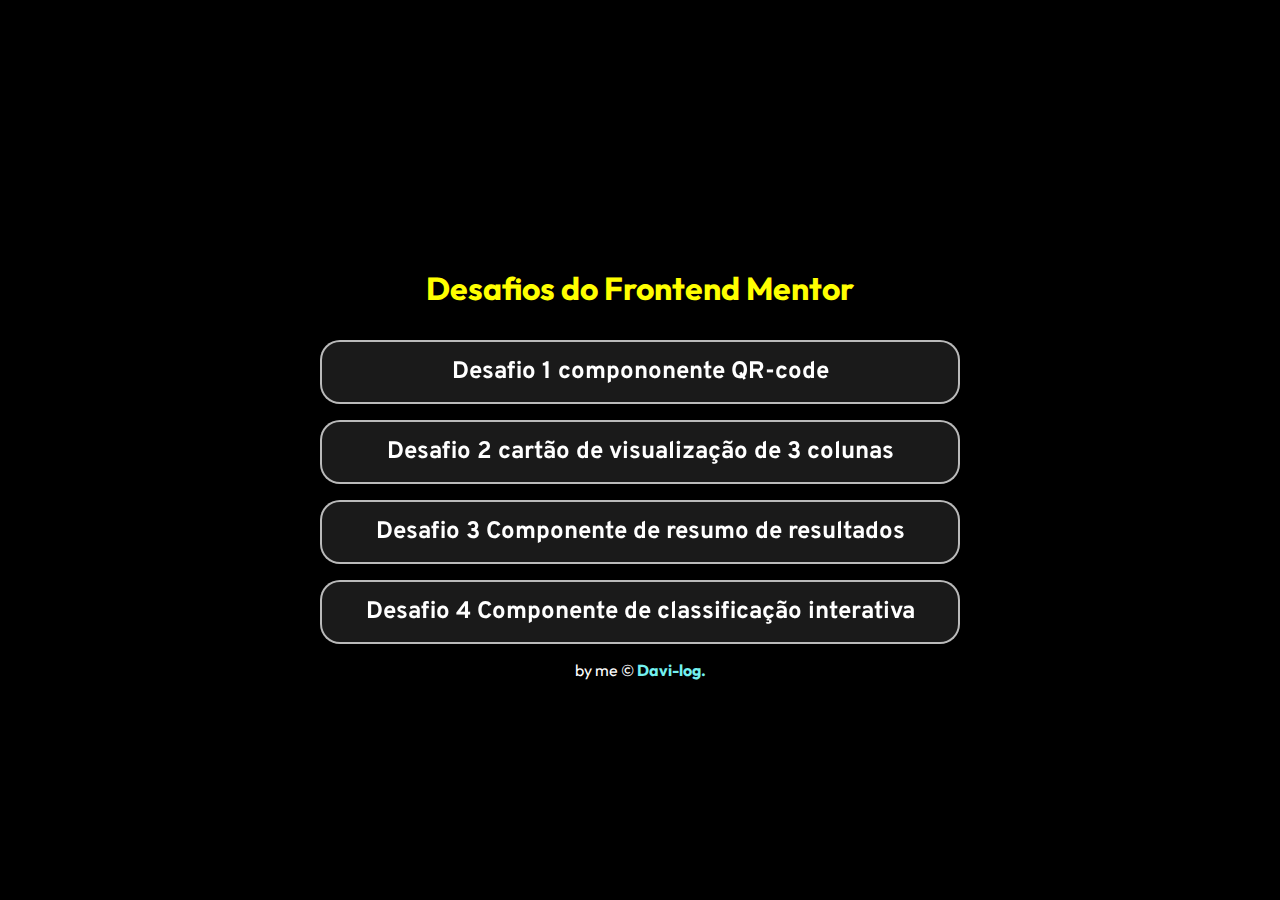
<file: index.html>
<!DOCTYPE html>
<html lang="PT-BR">
<head>
    <meta charset="UTF-8">
    <meta http-equiv="X-UA-Compatible" content="IE=edge">
    <meta name="viewport" content="width=device-width, initial-scale=1.0">
    <title>Desafios frontend mentor</title>
    <!--======== CSS ========-->
    <link rel="stylesheet" href="style.css">
    <!--======== Unicons ========-->
    <link rel="stylesheet" href="https://unicons.iconscout.com/release/v4.0.8/css/line.css">

</head>
<body>

    <header class="perfil">

        <div class="container">
            
            <h1>Desafios do Frontend Mentor</h1>

            <div class="perfis">
                
                <a href="https://github.com/Davi-log" target="_blank"><i class="uil uil-github"></i></a>
                <a href="https://www.linkedin.com/in/davi-luiz-souza-ajala-611314193/" target="_blank"><i class="uil uil-linkedin"></i></a>
            </div>

        </div>

    </header>

    <main class="links">

        <div>
            <a href="Desafio 1 compononente QR-code/index.htm" target="_blank"><h1>Desafio 1 compononente QR-code</h1></a>
        </div>

        <div>
            <a href="Desafio 2 cartão de visualização de 3 colunas/index.html" target="_blank"><h1>Desafio 2 cartão de visualização de 3 colunas</h1></a>
        </div>

        <div>
            <a href="Desafio 3 Componente de resumo de resultados/index.html" target="_blank"><h1>Desafio 3 Componente de resumo de resultados</h1></a>
        </div>

        <div>
            <a href="Desafio 4 Componente de classificação interativa/index.html" target="_blank"><h1>Desafio 4 Componente de classificação interativa</h1></a>
        </div>

    </main>

    <footer>
        
            <p> by me &copy; <a href="https://github.com/Davi-log" target="_blank"><span>Davi-log.</span></a></p>
        
    </footer>
    
</body>
</html>
</file>
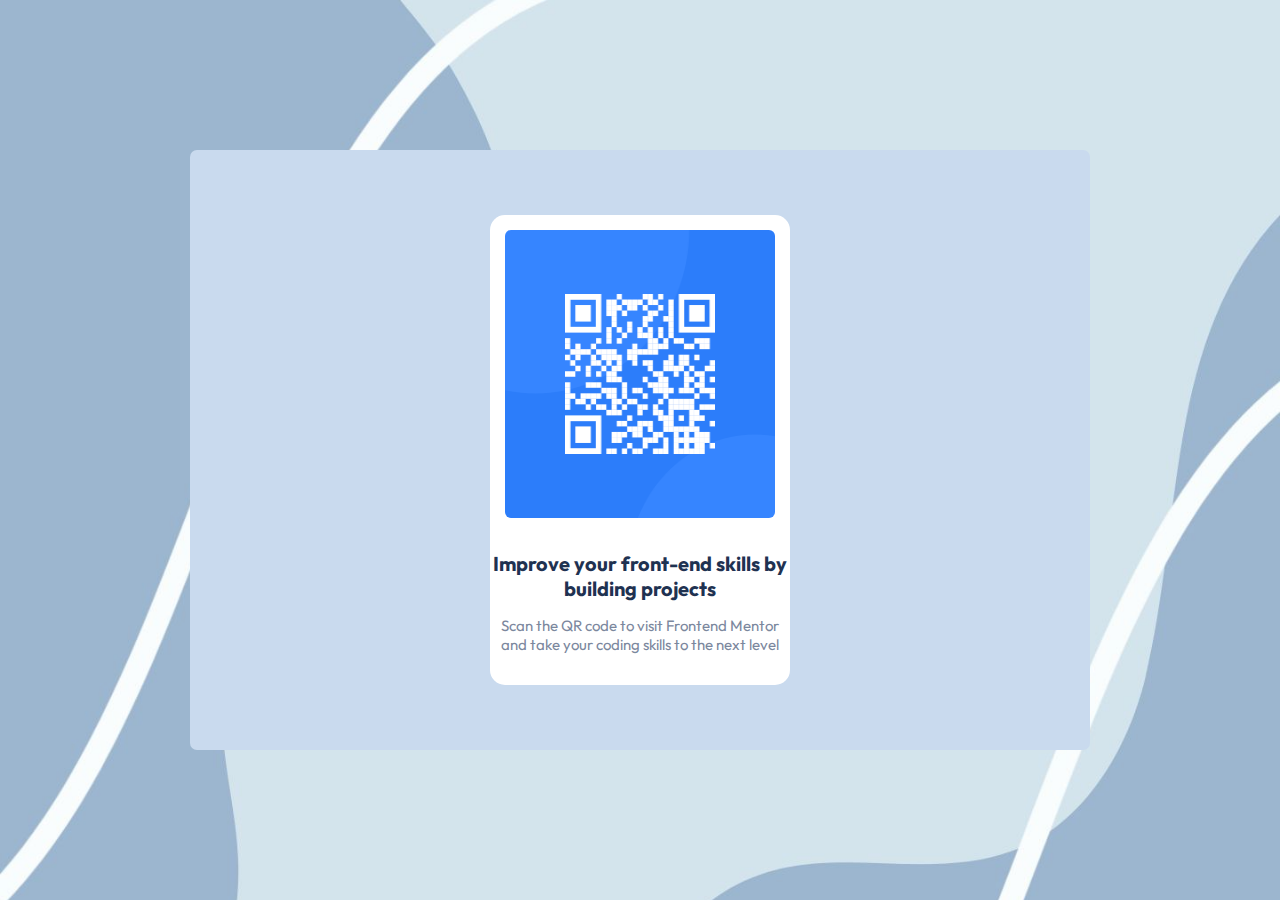
<file: Desafio 1 compononente QR-code/index.htm>
<!DOCTYPE html>
<html lang="en">
<head>
    <meta charset="UTF-8">
    <meta name="viewport" content="width=device-width, initial-scale=1.0">
    <!--========= CSS =========-->
    <link rel="stylesheet" href="css/style.css">
    <!--======== Title ========-->
    <title>Componente QR-Code</title>
</head>
<body>
    <section class="box">

        <div class="box-conteudo">

            <div class="conteudo">

                <div class="imagem">
                    <img src="img/image-qr-code.png" alt="QR-Code">
                </div>

                <h1>
                    Improve your front-end skills by building projects
                </h1>
                <p>
                    Scan the QR code to visit Frontend Mentor and take your coding skills to the next level
                </p>
            </div>

        </div>

    </section>
</body>
</html>
</file>
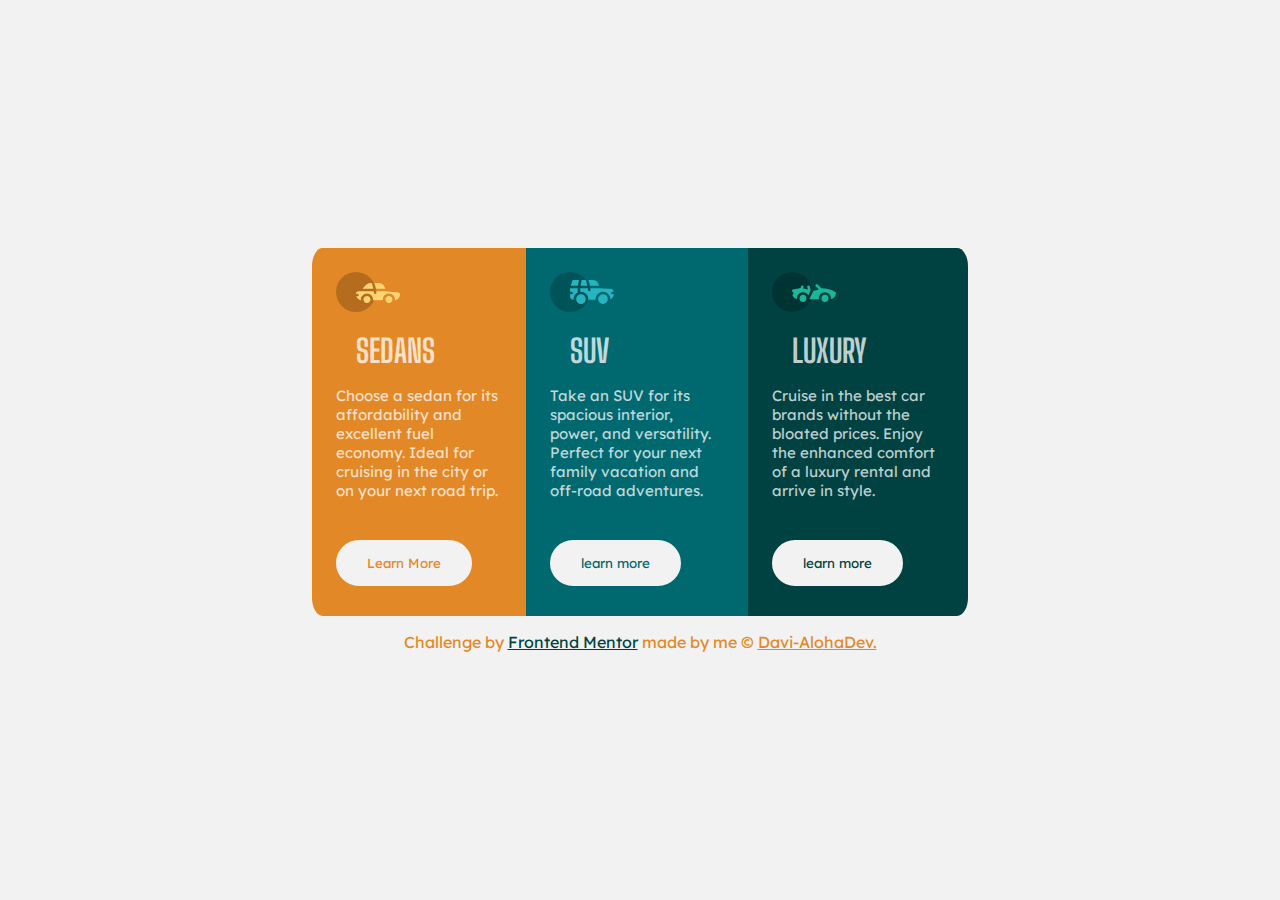
<file: Desafio 2 cartão de visualização de 3 colunas/index.html>
<!DOCTYPE html>
<html lang="PT-BR">
<head>
    <meta charset="UTF-8">
    <meta http-equiv="X-UA-Compatible" content="IE=edge">
    <meta name="viewport" content="width=device-width, initial-scale=1.0">
    <title>cartão de visualização de 3 colunas</title>
    <!--======== CSS ========-->
    <link rel="stylesheet" href="css/style.css">
</head>
<body>
    <!--======== Principal ========-->
    <div class="main">
        <!--======== Container cards ========-->
        <div class="container sedans">
            <img src="img/icon-sedans.svg" alt="" class="svg">
            
            <h1 class="heading">Sedans</h1>

            <p class="p">
                Choose a sedan for its affordability and excellent fuel economy. Ideal for cruising in the city or on your next road trip.
            </p>

            <button class="btn">Learn More</button>

        </div>

        <div class="container suvs">

            <img src="img/icon-suvs.svg" alt="" class="svg">

            <h1 class="heading">Suv</h1>

            <p class="p">
                Take an SUV for its spacious interior, power, and versatility. Perfect for your next family vacation and off-road adventures.
            </p>

            <button class="btn">learn more</button>

        </div>

        <div class="container luxury">

            <img src="img/icon-luxury.svg" alt="" class="svg">

            <h1 class="heading">Luxury</h1>

            <p class="p">
                Cruise in the best car brands without the bloated prices. Enjoy the enhanced comfort of a luxury
                rental and arrive in style.
            </p>

            <button class="btn">learn more</button>

        </div>

    </div>

    <footer class="attrib">
        Challenge by <a href="https://www.frontendmentor.io/challenges/3column-preview-card-component-pH92eAR2-">Frontend Mentor</a>
        made by me &copy; <a href="https://github.com/Davi-AlohaDev" class="attrib">  Davi-AlohaDev.</a>
    </footer>
    
</body>
</html>
</file>
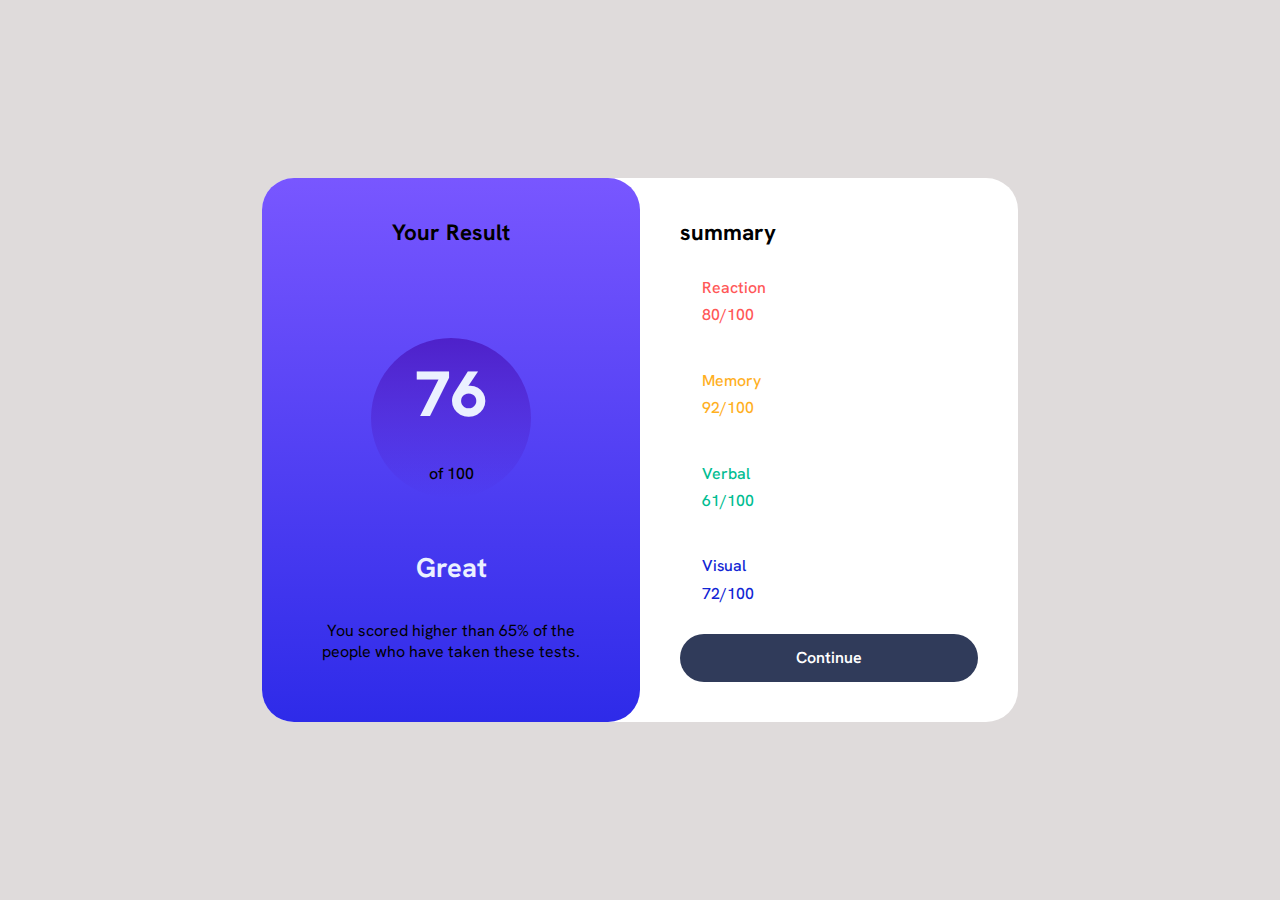
<file: Desafio 3 Componente de resumo de resultados/index.html>
<!DOCTYPE html>
<html lang="PT-BR">
<head>
    <meta charset="UTF-8">
    <meta http-equiv="X-UA-Compatible" content="IE=edge">
    <meta name="viewport" content="width=device-width, initial-scale=1.0">
    <title>Componente de resumo de resultados</title>
    <!--======== CSS ========-->
    <link rel="stylesheet" href="css/style.css">

    <!--======= Unicons =======-->
    <link rel="stylesheet" href="https://unicons.iconscout.com/release/v4.0.8/css/line.css">
</head>
<body>
<main>
    <div class="component hidden">
        <div class="result grid-group" id="result">

            <h1 class="section-title">Your Result</h1>

            <p class="result-score">
                <span class="score-accent">76</span>
                of 100
            </p>

            <div class="result-info grid-group">
                <h2 class="result-ranking">Great</h2>
                <p>
                    You scored higher than 65% of the people who have taken these tests.
                </p>
            </div>

        </div>
        <div class="summary grid-group">

            <h2 class="section-title">summary</h2>

            <div class="grid-group">
                <div class="summary-item flex-group summary-item-accent-1">
                    <div class="flex-group">

                        <i class="uil uil-bolt-alt"></i>

                        <h3 class="summary-item-title">Reaction
                            <p class="sumary-item-score">
                                <span class="summary-score-accent">80</span>/100
                            </p>
                        </h3>

                    </div>
                </div>

                <div class="summary-item flex-group summary-item-accent-2">
                    <div class="flex-group">

                        <i class="uil uil-brain"></i>

                        <h3 class="summary-item-title">Memory
                            <p class="sumary-item-score">
                                <span class="summary-score-accent">92</span>/100
                            </p>
                        </h3>

                    </div>
                </div>

                <div class="summary-item flex-group summary-item-accent-3">
                    <div class="flex-group">

                        <i class="uil uil-comment-lines"></i>

                        <h3 class="summary-item-title">Verbal
                            <p class="sumary-item-score">
                                <span class="summary-score-accent">61</span>/100
                            </p>
                        </h3>

                    </div>
                </div>

                <div class="summary-item flex-group summary-item-accent-4">
                    <div class="flex-group">

                        <i class="uil uil-eye"></i>

                        <h3 class="summary-item-title">Visual
                            <p class="sumary-item-score">
                                <span class="summary-score-accent">72</span>/100
                            </p>
                        </h3>

                    </div>
                </div>
            </div>

            <button class="button">Continue</button>
            
        </div>
    </div>
</main>
</body>
</html>
</file>
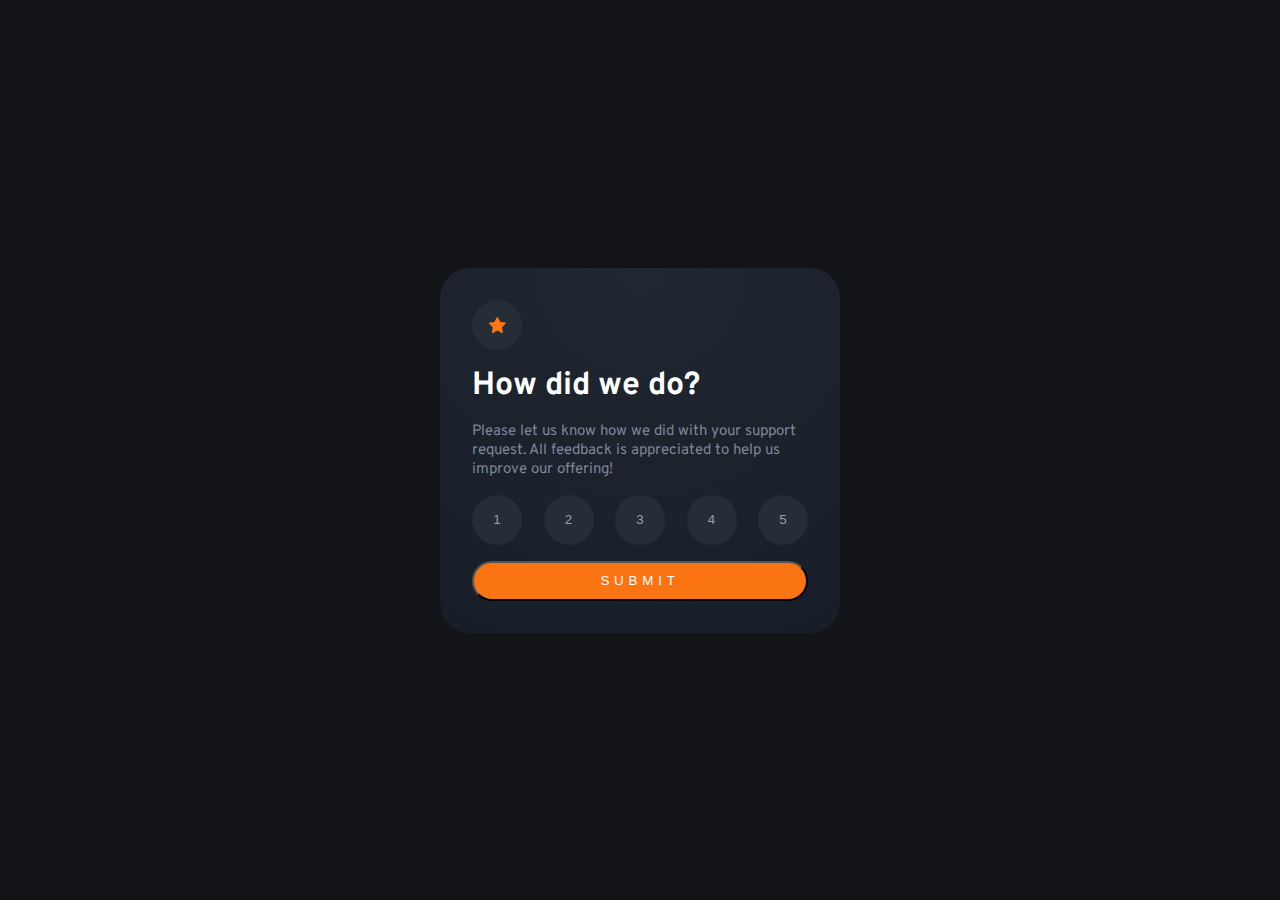
<file: Desafio 4 Componente de classificação interativa/index.html>
<!DOCTYPE html>
<html lang="PT-BR">
<head>
    <meta charset="UTF-8">
    <meta http-equiv="X-UA-Compatible" content="IE=edge">
    <meta name="viewport" content="width=device-width, initial-scale=1.0">
    <title>Componente de classificação interativa</title>
    <!-- CSS -->
    <link rel="stylesheet" href="Css/style.css">

</head>
<body>
    <main class="container">
        <div class="image">
            <img src="img/icon-star.svg" alt="">
        </div>
        <h1 class="title">How did we do?</h1>
        <p class="sub-title">
            Please let us know how we did with your support request. All feedback is appreciated to help us improve our offering!
        </p>

        <ul class="rate">
            <li><button class="btn">1</button></li>
            <li><button class="btn">2</button></li>
            <li><button class="btn">3</button></li>
            <li><button class="btn">4</button></li>
            <li><button class="btn">5</button></li>
        </ul>
        <button type="submit" class="btn-submit">Submit</button>
    </main>
    <div class="thank-you box">
        
        <img src="img/illustration-thank-you.svg" alt="">
        <p class="rating">
            You selected -<span id="vote"></span>- out of 5.
        </p>
        <h1 class="title">
            Thank you!
        </h1>
        <p class="sub-title">
            We appreciate you taking the time to give a rating. If you ever need more support, don’t hesitate to get in touch!
        </p>
    </div>
    <script src="JS/script.JS"></script>
</body>
</html>
</file>
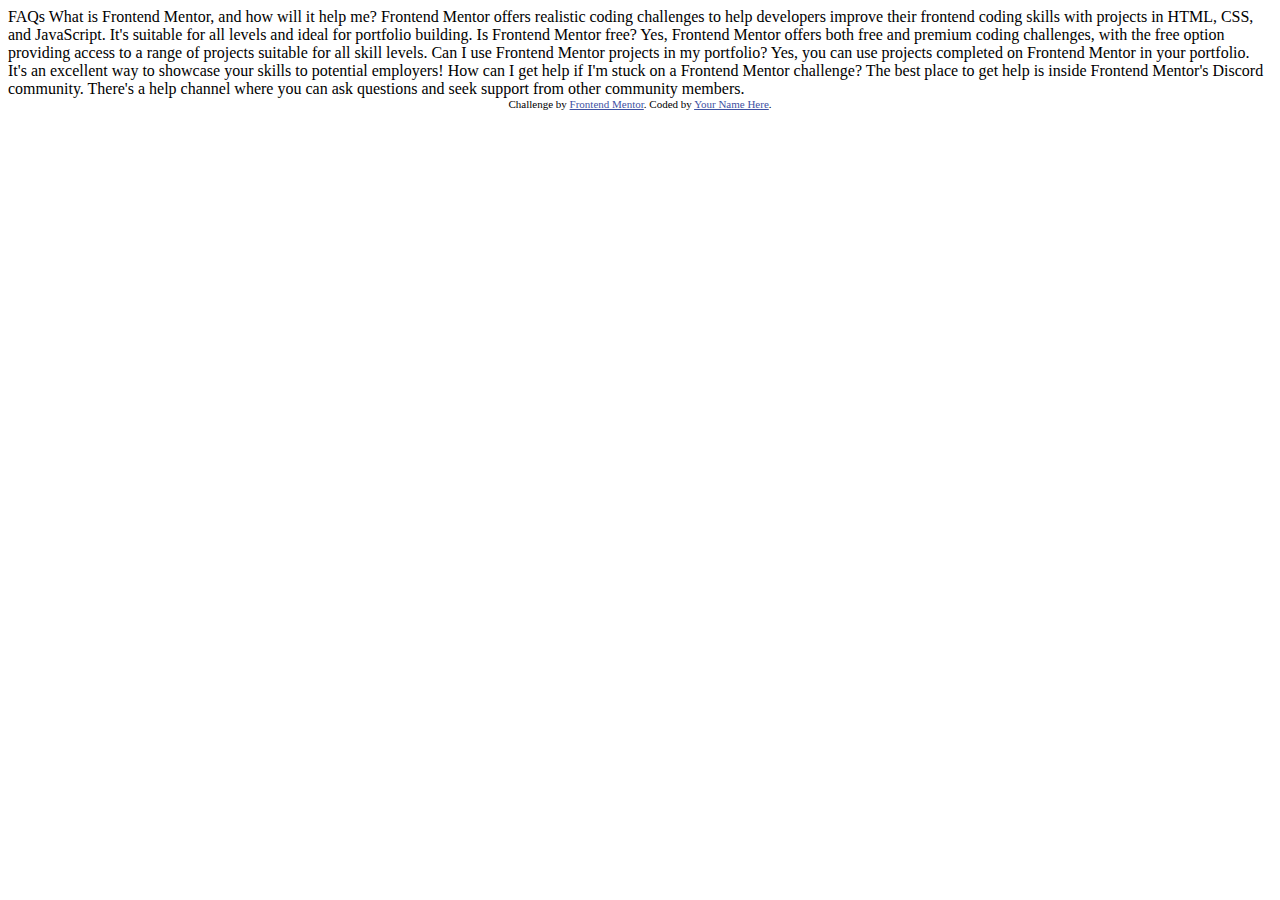
<file: Desafio 5 FAQ accordion/faq-accordion-main/index.html>
<!DOCTYPE html>
<html lang="en">
<head>
  <meta charset="UTF-8">
  <meta name="viewport" content="width=device-width, initial-scale=1.0"> <!-- displays site properly based on user's device -->

  <link rel="icon" type="image/png" sizes="32x32" href="./assets/images/favicon-32x32.png">
  
  <title>Frontend Mentor | FAQ accordion</title>

  <!-- Feel free to remove these styles or customise in your own stylesheet 👍 -->
  <style>
    .attribution { font-size: 11px; text-align: center; }
    .attribution a { color: hsl(228, 45%, 44%); }
  </style>
</head>
<body>

  FAQs

  What is Frontend Mentor, and how will it help me?

  Frontend Mentor offers realistic coding challenges to help developers improve their 
  frontend coding skills with projects in HTML, CSS, and JavaScript. It's suitable for 
  all levels and ideal for portfolio building.

  Is Frontend Mentor free?

  Yes, Frontend Mentor offers both free and premium coding challenges, with the free 
  option providing access to a range of projects suitable for all skill levels.

  Can I use Frontend Mentor projects in my portfolio?

  Yes, you can use projects completed on Frontend Mentor in your portfolio. It's an excellent
  way to showcase your skills to potential employers!

  How can I get help if I'm stuck on a Frontend Mentor challenge?
  
  The best place to get help is inside Frontend Mentor's Discord community. There's a help 
  channel where you can ask questions and seek support from other community members.

  
  <div class="attribution">
    Challenge by <a href="https://www.frontendmentor.io?ref=challenge" target="_blank">Frontend Mentor</a>. 
    Coded by <a href="#">Your Name Here</a>.
  </div>
</body>
</html>
</file>
<file: style.css>
@import url('https://fonts.googleapis.com/css2?family=Outfit:wght@400;700;800&display=swap');
@import url('https://fonts.googleapis.com/css2?family=Overpass:wght@400;700&display=swap');
*{
    padding: 0; margin: 0;
    box-sizing: border-box;
}

a{
    text-decoration: none;
}

html{
    font-family: 'Outfit', sans-serif;
    background-color: black;
}

body{
    width: 100%;
    height: 100vh;
    display: flex;
    align-items: center;
    justify-content: center;
    flex-direction: column;
}

/* perfil */

.container{
    display: flex;
    flex-direction: column;
    align-items: center;
    justify-content: center;
}

.container h1{
    color: yellow;
    text-align: center;
}

.container .perfis a{
    font-size: 2rem;
    color: #fff;
}
/*fim*/

/* Principal/Links */
.links{
    position: relative;
    top: 2rem;
    display: flex;
    flex-direction: column;
    justify-content: space-between;
    gap: 1rem;
}

.links div{
    width: 40rem;
    height: 4rem;
    background: rgba(255, 255, 255, 0.1);
    border: 2px solid rgba(255, 255, 255, 0.7);
    backdrop-filter: blur(1px);
    border-radius: 20px;
    display: flex;
    justify-content: center;
    align-items: center;
}

.links div a{
    font-family: 'Overpass', sans-serif;
    text-decoration: none;
    color: #fff;
}

.links div a h1{
    font-size: 1.5rem;
}
/*fim*/

/*footer*/
footer{
    position: relative;
    top: 3rem;
}

footer p{
    color: #fff;
}
footer p span{
    color: rgb(115, 240, 240);
    font-weight: 700;
}

/*fim*/

@media (max-width: 772px){
    .perfil .container img{
        width: 150px;
        height: 150px;
    }

    .perfil .container h1{
        font-size: 2rem;
    }

    .perfil .container .perfis a{
        font-size: 1.5rem;
    }

    .links div{
        width: 25rem;
        height: 4rem;
    }

    .links div h1{
        font-size: 1.5rem;
    }
}


@media (max-width: 414px){
    .perfil .container img{
        width: 150px;
        height: 150px;
    }

    .perfil .container h1{
        font-size: 2rem;
    }

    .perfil .container .perfis a{
        font-size: 1.5rem;
    }

    .links div{
        width: 20rem;
        height: 4rem;
        padding: 2rem;
    }

    .links div a h1{
        font-size: 0.85rem;
        text-align: center;
    }
}
</file>
<file: Desafio 1 compononente QR-code/css/style.css>
@import url('https://fonts.googleapis.com/css2?family=Outfit:wght@400;700&display=swap');

*{
    margin: 0; padding: 0;
}

body{
    font-family: 'Outfit', sans-serif;
    font-size: 15px;
}

/*====== Section =====*/

.box{
    background: url(../img/QR-background.jpg) no-repeat;
    background-size: cover;
    width: 100vw;
    height: 100vh;
    display: grid;
    place-items: center;
    text-align: center;
    
}

.box-conteudo{
    display: flex;
    justify-content: center;
    align-items: center;
    background: hsl(212, 52%, 86%);
    border-radius: 7px;
    width: 900px;
    height: 600px;
}
.conteudo{
    background: hsl(0, 0%, 100%);
    width: 300px;
    height: 470px;
    border-radius: 15px;
    display: grid;
}

.conteudo h1{
    font-weight: 700;
    font-size: 20px;
    margin: auto;
    color: hsl(218, 44%, 22%);
}

.conteudo p{
    font-weight: 400;
    font-size: 15px;
    color:  hsl(220, 15%, 55% );
}

.imagem img{
    width: 90%;
    height: 90%;
    border-radius: 6px;
    margin-top: 5%;
}
/*======== Medias ========*/
@media (max-width: 919px){
    .box{
        background: none;
        width: 100vw;
    }

    .box-conteudo{
        position: fixed;
        width: 100vw;
        height: 100vh;
    }

    body{
        font-size: 50%;
        overflow: hidden;
    }
    
}
</file>
<file: Desafio 2 cartão de visualização de 3 colunas/css/style.css>
@import url('https://fonts.googleapis.com/css2?family=Big+Shoulders+Display:wght@700&family=Lexend+Deca&display=swap');

:root{
    /*cor primaria*/
    --clr-Bright-orange: hsl(31, 77%, 52%);
    --clr-Dark-cyan: hsl(184, 100%, 22%);
    --clr-Very-dark-cyan: hsl(179, 100%, 13%);

    /*cor neutra*/
    --clr-Transparent-white-p: hsla(0, 0%, 100%, 0.75);
    --clr-Very-light-gray: hsl(0, 0%, 95%);

    /*font*/
    --font-title: 'Big Shoulders Display', cursive;
    --font-text: 'Lexend Deca', sans-serif;
}

*{
    padding: 0; margin: 0; 
}

body{
    background-color: var(--clr-Very-light-gray);
    display: flex;
    justify-content: center;
    align-items: center;
    min-height: 100vh;
    flex-direction: column;
}

/* heading title*/
.heading{
    font-family: var(--font-title);
    color: var(--clr-Transparent-white-p);
    text-transform: uppercase;
    margin-block: 1rem;
    padding: 0 20px;
}

/* Paragrafo*/
.p{
    font-family: var(--font-text);
    color: var(--clr-Transparent-white-p);
    font-size: 15px;
    margin-bottom: 1rem;
}

/* Main */
.main{
    display: flex;
    height: 23rem;
    width: 41rem;
}  

/* espaço interno dos cards*/
.container{
    padding: 1.5rem;
}

/*card color*/
.sedans{
    background-color: var(--clr-Bright-orange);
    border-top-left-radius: 5%;
    border-bottom-left-radius: 5%;
}

.suvs{
    background-color: var(--clr-Dark-cyan);
  
}

.luxury{
    background-color: var(--clr-Very-dark-cyan);
    border-top-right-radius: 5%;
    border-bottom-right-radius: 5%;
}

/* button */
.btn{
    border: 2.5px solid var(--clr-Very-light-gray);
    border-radius: 1.5rem;
    padding: .8rem 1.8rem ;
    margin-top: 1.5rem;
    font-family: 'Lexend Deca', sans-serif;
    background-color: var(--clr-Very-light-gray);
    cursor: pointer;
}

.sedans .btn{
    color: var(--clr-Bright-orange);
}

.suvs .btn{
    color: var(--clr-Dark-cyan);
}

.luxury .btn{
    color: var(--clr-Very-dark-cyan);
}

/* hover button card*/
.sedans .btn:hover{
    background-color: var(--clr-Bright-orange);
    color: var(--clr-Very-light-gray);
}

.suvs .btn:hover{
    background-color: var(--clr-Dark-cyan);
    color: var(--clr-Very-light-gray);
}

.luxury .btn:hover{
    background-color: var(--clr-Very-dark-cyan);
    color: var(--clr-Very-light-gray);
}

/* atribuições */
.attrib{
    margin-top: 1rem;
    font-family: var(--font-text);
    color: var(--clr-Bright-orange);
}

footer a{
    color: var(--clr-Very-dark-cyan);
}

/* media query*/
@media screen and (max-width: 700px){
    body{
        justify-content: unset;
        margin-block: 1rem;
    }

    .main{
        flex-direction: column;
        max-width: 28rem;
        height: 100%;
    }

    .sedans{
        border-radius: 5% 5% 0 0;
    }

    .luxury{
        border-radius: 0 0 5% 5%;
    }
}

@media screen and (max-width: 460px){
    .main{
        flex-direction: column;
        max-width: 20rem;
    }
}

@media screen and (max-width: 320px){
    .main{
        flex-direction: column;
        max-width: 18rem;
    }
}
</file>
<file: Desafio 3 Componente de resumo de resultados/css/style.css>
@import url('https://fonts.googleapis.com/css2?family=Hanken+Grotesk:ital,wght@0,500;0,700;1,800&display=swap');

:root{
    /*  fontes */
    --font-fam: 'Hanken Grotesk', sans-serif;
    --font-paragraps: 18px;
    --font-medium: 500;
    --font-bold: 700;
    --font-exbold: 800;
    /* fim */
    /*color icon*/
    --color-Light-red: hsl(0, 100%, 67%);
    --color-Orangey-yellow: hsl(39, 100%, 56%);
    --color-Green-teal: hsl(166, 100%, 37%);
    --color-Cobal-tblue: hsl(234, 85%, 45%);
    /*Color line-box*/
    --color-red: hsl(0, 100%, 67%);
    --color-yellow:  hsl(39, 100%, 56%);
    --color-lavender: hsl(241, 100%, 89%);
    --color-gray-blue: hsl(224, 30%, 27%);
    /*content box*/
    --color-Light-slate-blue: hsl(252, 100%, 67%);
    --color-Light-royal-blue: hsl(241, 81%, 54%);
    /*color cicle*/
    --color-Violet-blue-circle: hsla(256, 72%, 46%, 1);
    --color-Persian-blue-circle: hsla(241, 72%, 46%, 0);
    /* fim */
    --color-White: hsl(0, 0%, 100%);
    --color-Pale-blue: hsl(221, 100%, 96%);

}

*{
    margin: 0; padding: 0;
    box-sizing: border-box;
}

body{
    font-family: var(--font-fam);
    display: grid;
    place-content: center;
    background: #dfdbdb;
    min-height: 100vh;
}

main {
    background: #fff;
    display: grid;
    place-content: center;
    min-height: 100vh;
}

.component{
    --padding: 2.5rem;
    --border-radius: 2rem;
    max-width: 756px;
}

.grid-group{
    display: grid;
    gap: 1rem;
}

.flex-group{
    display: flex;
    justify-content: space-between;
    flex-wrap: wrap;
    gap:0.7rem;
}

#result{
    gap: 2rem;
}

.section-title{
    font-size: 1.4rem;
    font-weight: var(--font-bold);
}

.result{
    min-width: 378px;
    background: linear-gradient(var(--color-Light-slate-blue), var(--color-Light-royal-blue));
    padding: var(--padding);
    color: hsl(var(--color-Pale-blue), 0.7);
    text-align: center;
    border-radius: var(--border-radius);
}

.result-score{
    color: hsl(var(--color-Pale-blue), 0.4);
    font-weight: var(--font-medium);
    width: 10rem;
    aspect-ratio: 1/1;
    display: grid;
    place-items: center;
    border-radius: 50%;
    margin: auto;
    background: linear-gradient(
        var(--color-Violet-blue-circle),
        var(--color-Persian-blue-circle)
    );
}

.score-accent {
    color: var(--color-Pale-blue);
    font-size: 4rem;
    font-weight: var(--font-exbold);
    display: block;
}

.result-ranking{
    color: var(--color-Pale-blue);
    font-size: 1.7rem;
    font-weight: var(--font-bold);
}

.result-info{
    margin-inline: 1rem;
}

.summary{
    color: hsl(var(--color-gray-blue));
    padding: var(--padding);
}

.summary-item {
    font-size: 0.85rem;
    padding: 0.7rem;
    border-radius: 0.6rem;
    line-height: 1.7rem;
}

.summary-item-title {
    color: inherit;
    font-weight: 500;
}

.summary-item-accent-1 {
    color: var(--color-Light-red);
    background-color: hsl(var(--color-Light-red), 0.07);
}

.summary-item-accent-2 {
    color: var(--color-Orangey-yellow);
    background-color: hsl(var(--color-Orangey-yellow), 0.07);
}

.summary-item-accent-3 {
    color: var(--color-Green-teal);
    background-color: hsl(var(--color-Green-teal), 0.07);
}

.summary-item-accent-4 {
    color: var(--color-Cobal-tblue);
    background-color: hsl(var(--color-Cobal-tblue), 0.07);
}

.summary-score-accent {
    color: hsl(var(--color-gray-blue));
}

.summary-item-score {
    color: hsl(var(--color-gray-blue), 0.5);
    font-size: 1rem;
    font-weight: 800;
}

.button {
    border: none;
    border-radius: 100vw;
    font: inherit;
    font-weight: 600;
    line-height: 3rem;
    background-color: var(--color-gray-blue);
    color: hsl(0, 0%, 100%);
}

.button:hover,
.button:focus-visible {
    cursor: pointer;
    background: linear-gradient(
        var(--color-Light-slate-blue),
        var(--color-Light-royal-blue)
    );
}

i{
    font-size: 1.5rem;
}

@media screen and (min-width: 600px) {
    main {
        display: grid;
        place-content: center;
        min-height: 50vh;
        border-radius: 2rem;
    }

    .component {
        width: 756px;
        display: grid;
        grid-template-columns: 1fr 1fr;
        box-shadow: 0.4rem 1.8rem 2rem 0.7rem var(--clr-neutral-hsl-pale-blue);
        border-radius: var(--border-radius);
    }

    .result {
        border-radius: var(--border-radius);
    }
}
</file>
<file: Desafio 4 Componente de classificação interativa/Css/style.css>
@import url('https://fonts.googleapis.com/css2?family=Overpass:wght@400;700&display=swap');

:root{
    /* Font family */
    --font: 'Overpass', sans-serif;

    /* Font weight*/
    --font-regular: 400;
    --font-bold: 700;

    /* Font size */
    --font-size-parag: 15px;

    /* Color  Primary*/
    --clr-Orange: hsl(25, 97%, 53%);

    /* Color Neutral*/
    --clr-White: hsl(0, 0%, 100%);
    --clr-Light-Grey: hsl(217, 12%, 63%);
    --clr-Medium-Grey: hsl(216, 12%, 54%);
    --clr-Dark-Blue: hsl(213, 19%, 18%);
    --clr-Very-Dark-Blue: hsl(216, 12%, 8%);

    --clr-gradiente: radial-gradient(circle at top center, #202731, #171e28);
}

*{
    padding: 0; margin: 0;
    box-sizing: border-box;
}

li{
    list-style: none;
}

body{
    background: var(--clr-Very-Dark-Blue);
    height: 100vh;
    width: 100%;
    display: flex;
    flex-direction: column;
    justify-content: center;
    align-items: center;
    
}

/* Main */
.container, .thank-you{
    background: var(--clr-gradiente);
    padding: 2rem;
    max-width: 400px;
    border-radius: 30px;
    display: grid;
    gap: 1rem;
}

.container img {
    margin: auto;
    padding: 17px;
}

.image{
    width: 50px;
    height: 50px;
    background-color: var(--clr-Dark-Blue);
    border-radius: 50%;
}

.title{
    font-family: var(--font);
    color: var(--clr-White);
}

.sub-title{
    font-family: var(--font);
    font-weight: var(--font-regular);
    font-size: var(--font-size-parag);
    color: var(--clr-Medium-Grey);
}

/* rate BTNs*/
.rate{
    display: flex;
    justify-content: space-between;
}

.btn{
    width: 50px;
    height: 50px;
    border-radius: 50%;
    background: var(--clr-Dark-Blue);
    border: none;
    color: var(--clr-Light-Grey);
    cursor: pointer;
}

.btn:focus{
    background-color: var(--clr-Light-Grey);
    color: var(--clr-White);
}

.btn:hover{
    background-color: var(--clr-Orange);
    color: var(--clr-White);
}

/* Submit */
.btn-submit{
    height: 40px;
    border-radius: 20px;
    background-color: var(--clr-Orange);
    color: var(--clr-White);
    text-transform: uppercase;
    letter-spacing: 0.3rem;
    cursor: pointer;
}

.btn-submit:hover{
    background-color: var(--clr-White);
    color: var(--clr-Orange);
}

/* thank-you */
.thank-you {
    display: flex;
    flex-direction: column;
    align-items: center;
    justify-content: center;
    text-align: center;
}


/* Box*/
.box{
    display: none;
}


/* rating */
.rating{
    width: 190px;
    height: 20px;
    border-radius: 20px;
    display: flex;
    justify-content: center;
    background-color: #252d37;
    color: var(--clr-Orange);
}
</file>
